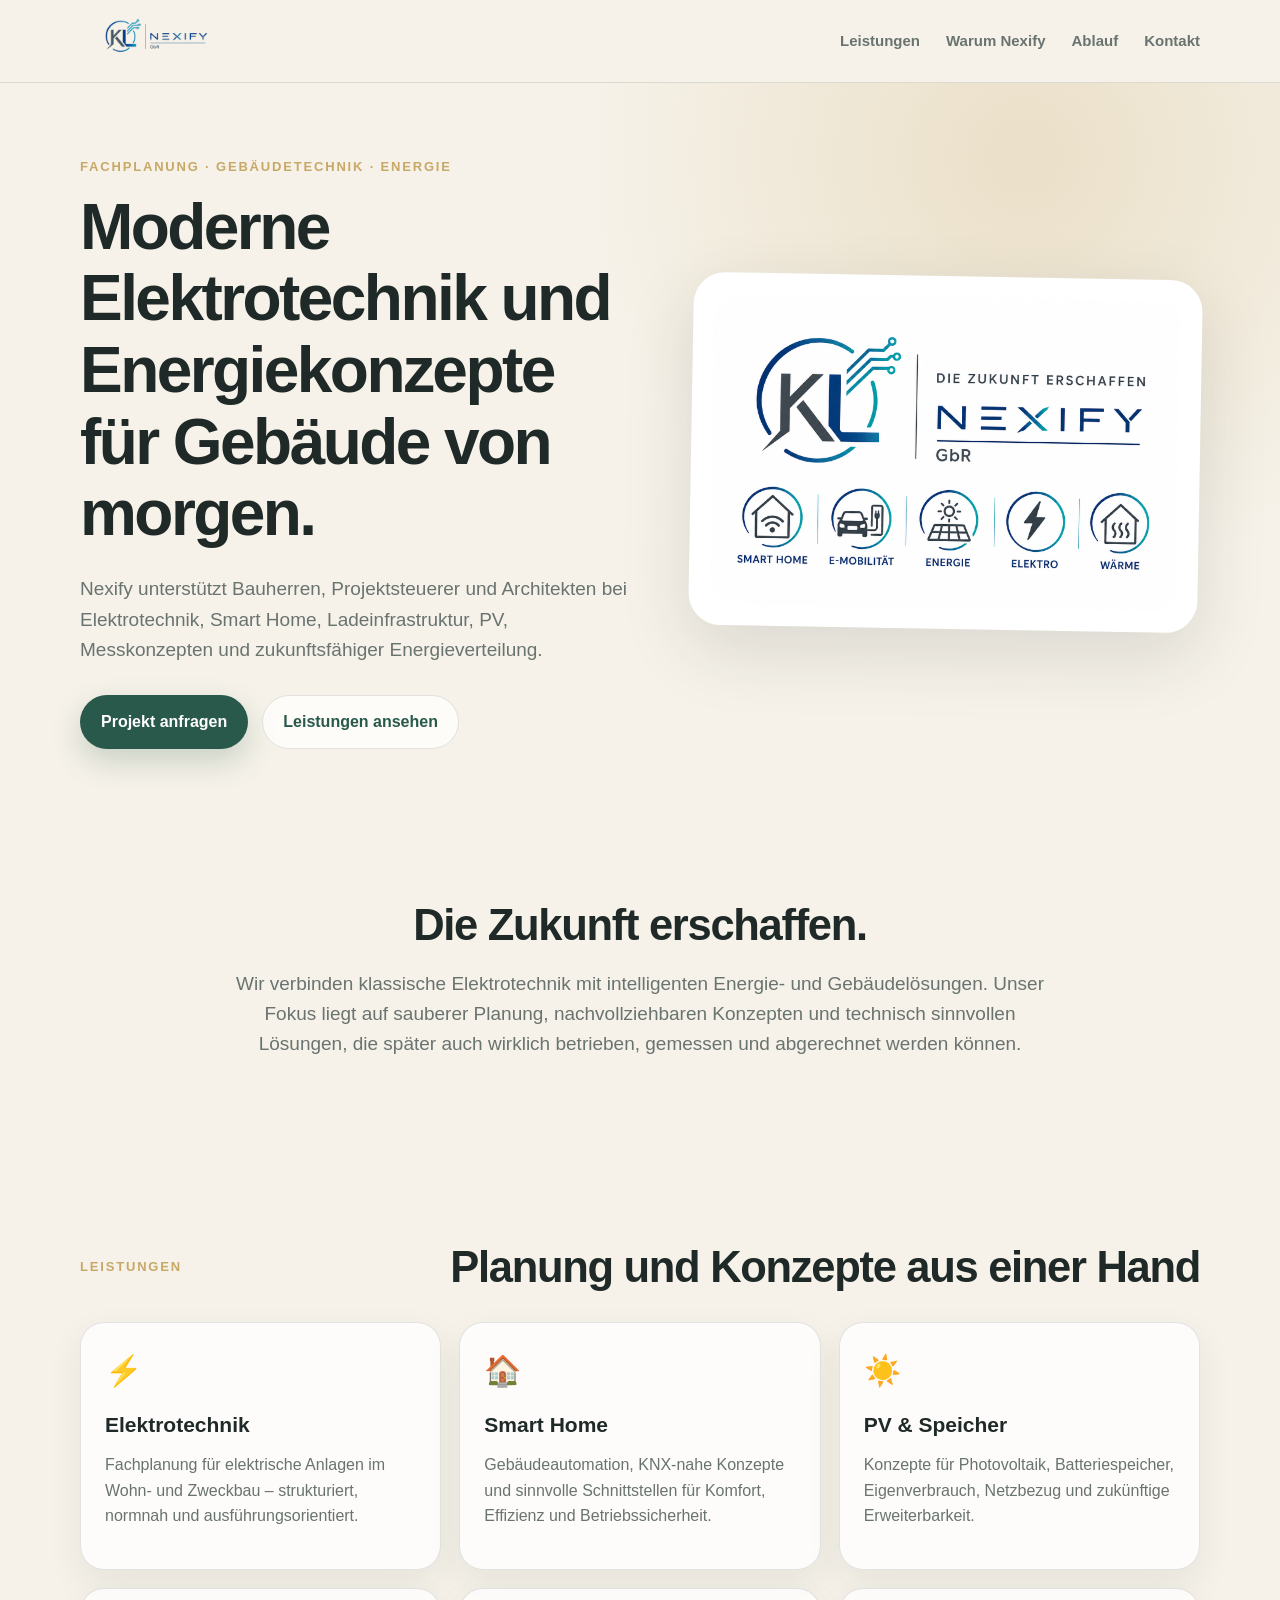
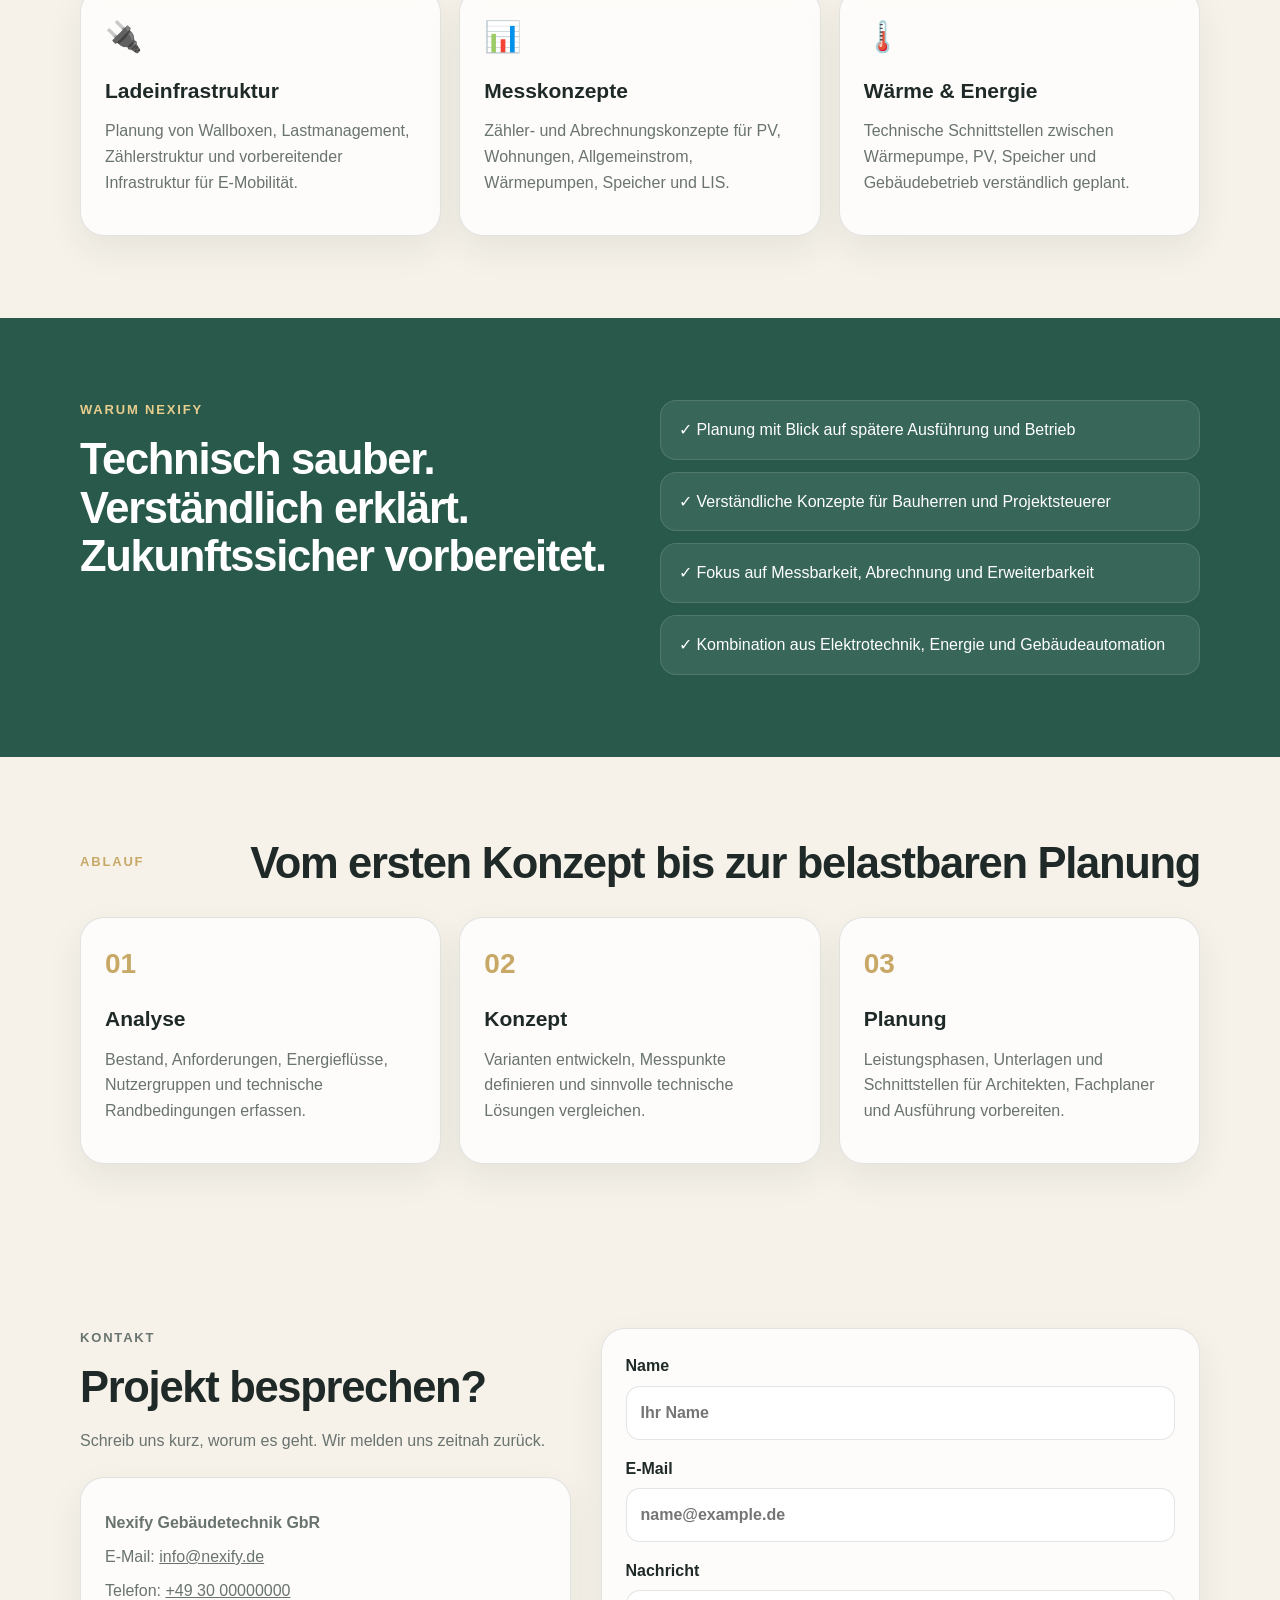
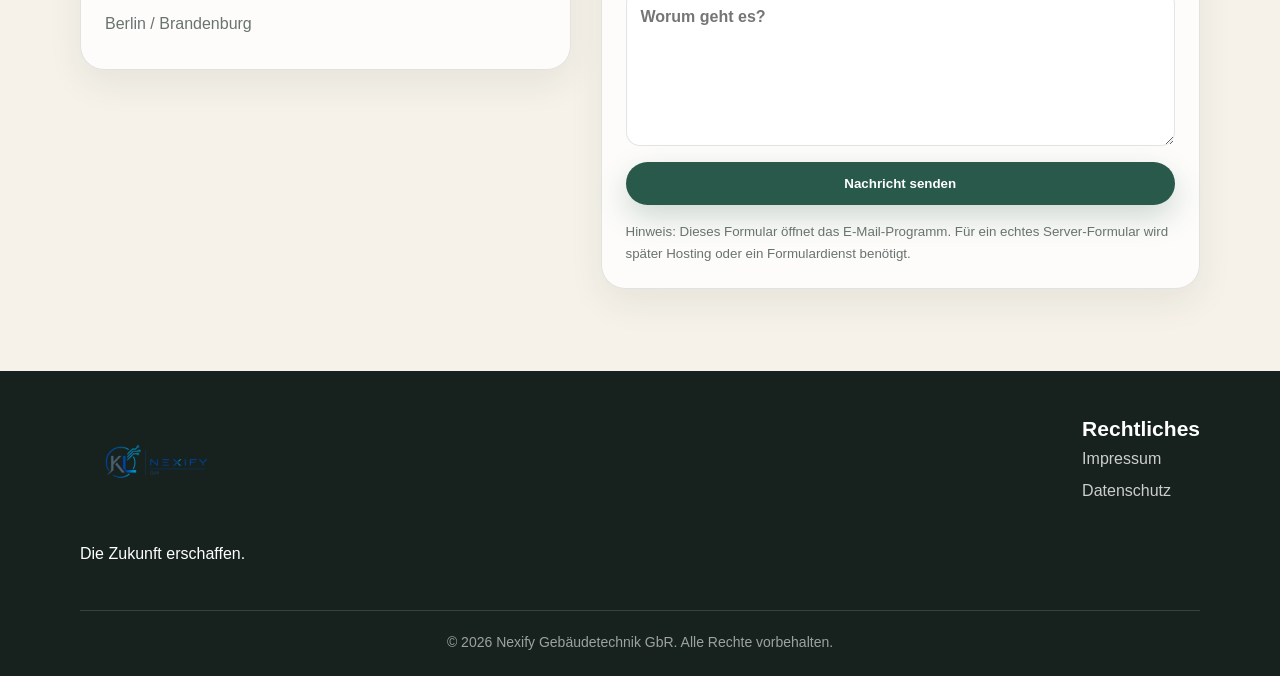
<file: index.html>
<!doctype html>
<html lang="de">
<head>
  <meta charset="utf-8" />
  <meta name="viewport" content="width=device-width, initial-scale=1" />
  <meta name="description" content="Nexify Gebäudetechnik GbR – Fachplanung Elektrotechnik, Smart Home, Ladeinfrastruktur, Erneuerbare Energien, Messkonzepte und Energiekonzepte." />
  <title>Nexify Gebäudetechnik GbR | Die Zukunft erschaffen</title>
  <link rel="icon" href="assets/favicon.png" />
  <link rel="stylesheet" href="style.css" />
</head>
<body>
  <header class="site-header" id="top">
    <nav class="nav container" aria-label="Hauptnavigation">
      <a class="brand" href="#top" aria-label="Nexify Startseite">
        <img src="assets/logo-ohne-hintergrund.png" alt="Nexify Gebäudetechnik Logo" />
      </a>
      <button class="nav-toggle" aria-expanded="false" aria-controls="navMenu">Menü</button>
      <div class="nav-links" id="navMenu">
        <a href="#leistungen">Leistungen</a>
        <a href="#vorteile">Warum Nexify</a>
        <a href="#ablauf">Ablauf</a>
        <a href="#kontakt">Kontakt</a>
      </div>
    </nav>
  </header>

  <main>
    <section class="hero">
      <div class="container hero-grid">
        <div class="hero-content">
          <p class="eyebrow">Fachplanung · Gebäudetechnik · Energie</p>
          <h1>Moderne Elektrotechnik und Energiekonzepte für Gebäude von morgen.</h1>
          <p class="hero-text">Nexify unterstützt Bauherren, Projektsteuerer und Architekten bei Elektrotechnik, Smart Home, Ladeinfrastruktur, PV, Messkonzepten und zukunftsfähiger Energieverteilung.</p>
          <div class="hero-actions">
            <a class="btn primary" href="#kontakt">Projekt anfragen</a>
            <a class="btn secondary" href="#leistungen">Leistungen ansehen</a>
          </div>
        </div>
        <div class="hero-card" aria-label="Nexify Logo">
          <img src="assets/logo-gross.jpg" alt="Nexify Gebäudetechnik – Die Zukunft erschaffen" />
        </div>
      </div>
    </section>

    <section class="section intro">
      <div class="container narrow">
        <h2>Die Zukunft erschaffen.</h2>
        <p>Wir verbinden klassische Elektrotechnik mit intelligenten Energie- und Gebäudelösungen. Unser Fokus liegt auf sauberer Planung, nachvollziehbaren Konzepten und technisch sinnvollen Lösungen, die später auch wirklich betrieben, gemessen und abgerechnet werden können.</p>
      </div>
    </section>

    <section class="section" id="leistungen">
      <div class="container">
        <div class="section-head">
          <p class="eyebrow">Leistungen</p>
          <h2>Planung und Konzepte aus einer Hand</h2>
        </div>
        <div class="cards">
          <article class="card">
            <span class="icon">⚡</span>
            <h3>Elektrotechnik</h3>
            <p>Fachplanung für elektrische Anlagen im Wohn- und Zweckbau – strukturiert, normnah und ausführungsorientiert.</p>
          </article>
          <article class="card">
            <span class="icon">🏠</span>
            <h3>Smart Home</h3>
            <p>Gebäudeautomation, KNX-nahe Konzepte und sinnvolle Schnittstellen für Komfort, Effizienz und Betriebssicherheit.</p>
          </article>
          <article class="card">
            <span class="icon">☀️</span>
            <h3>PV & Speicher</h3>
            <p>Konzepte für Photovoltaik, Batteriespeicher, Eigenverbrauch, Netzbezug und zukünftige Erweiterbarkeit.</p>
          </article>
          <article class="card">
            <span class="icon">🔌</span>
            <h3>Ladeinfrastruktur</h3>
            <p>Planung von Wallboxen, Lastmanagement, Zählerstruktur und vorbereitender Infrastruktur für E-Mobilität.</p>
          </article>
          <article class="card">
            <span class="icon">📊</span>
            <h3>Messkonzepte</h3>
            <p>Zähler- und Abrechnungskonzepte für PV, Wohnungen, Allgemeinstrom, Wärmepumpen, Speicher und LIS.</p>
          </article>
          <article class="card">
            <span class="icon">🌡️</span>
            <h3>Wärme & Energie</h3>
            <p>Technische Schnittstellen zwischen Wärmepumpe, PV, Speicher und Gebäudebetrieb verständlich geplant.</p>
          </article>
        </div>
      </div>
    </section>

    <section class="section dark" id="vorteile">
      <div class="container split">
        <div>
          <p class="eyebrow">Warum Nexify</p>
          <h2>Technisch sauber. Verständlich erklärt. Zukunftssicher vorbereitet.</h2>
        </div>
        <div class="checklist">
          <p>✓ Planung mit Blick auf spätere Ausführung und Betrieb</p>
          <p>✓ Verständliche Konzepte für Bauherren und Projektsteuerer</p>
          <p>✓ Fokus auf Messbarkeit, Abrechnung und Erweiterbarkeit</p>
          <p>✓ Kombination aus Elektrotechnik, Energie und Gebäudeautomation</p>
        </div>
      </div>
    </section>

    <section class="section" id="ablauf">
      <div class="container">
        <div class="section-head">
          <p class="eyebrow">Ablauf</p>
          <h2>Vom ersten Konzept bis zur belastbaren Planung</h2>
        </div>
        <div class="steps">
          <div class="step"><strong>01</strong><h3>Analyse</h3><p>Bestand, Anforderungen, Energieflüsse, Nutzergruppen und technische Randbedingungen erfassen.</p></div>
          <div class="step"><strong>02</strong><h3>Konzept</h3><p>Varianten entwickeln, Messpunkte definieren und sinnvolle technische Lösungen vergleichen.</p></div>
          <div class="step"><strong>03</strong><h3>Planung</h3><p>Leistungsphasen, Unterlagen und Schnittstellen für Architekten, Fachplaner und Ausführung vorbereiten.</p></div>
        </div>
      </div>
    </section>

    <section class="section contact" id="kontakt">
      <div class="container contact-grid">
        <div>
          <p class="eyebrow">Kontakt</p>
          <h2>Projekt besprechen?</h2>
          <p>Schreib uns kurz, worum es geht. Wir melden uns zeitnah zurück.</p>
          <div class="contact-box">
            <p><strong>Nexify Gebäudetechnik GbR</strong></p>
            <p>E-Mail: <a href="mailto:info@nexify.de">info@nexify.de</a></p>
            <p>Telefon: <a href="tel:+493000000000">+49 30 00000000</a></p>
            <p>Berlin / Brandenburg</p>
          </div>
        </div>
        <form class="form" action="mailto:info@nexify.de" method="post" enctype="text/plain">
          <label>Name<input type="text" name="Name" placeholder="Ihr Name" required /></label>
          <label>E-Mail<input type="email" name="E-Mail" placeholder="name@example.de" required /></label>
          <label>Nachricht<textarea name="Nachricht" rows="5" placeholder="Worum geht es?" required></textarea></label>
          <button class="btn primary" type="submit">Nachricht senden</button>
          <small>Hinweis: Dieses Formular öffnet das E-Mail-Programm. Für ein echtes Server-Formular wird später Hosting oder ein Formulardienst benötigt.</small>
        </form>
      </div>
    </section>
  </main>

  <footer class="footer">
    <div class="container footer-grid">
      <div>
        <img src="assets/logo-ohne-hintergrund.png" alt="Nexify Logo" />
        <p>Die Zukunft erschaffen.</p>
      </div>
      <div>
        <h3>Rechtliches</h3>
        <a href="impressum.html">Impressum</a>
        <a href="datenschutz.html">Datenschutz</a>
      </div>
    </div>
    <p class="copy">© <span id="year"></span> Nexify Gebäudetechnik GbR. Alle Rechte vorbehalten.</p>
  </footer>

  <script src="script.js"></script>
</body>
</html>
</file>
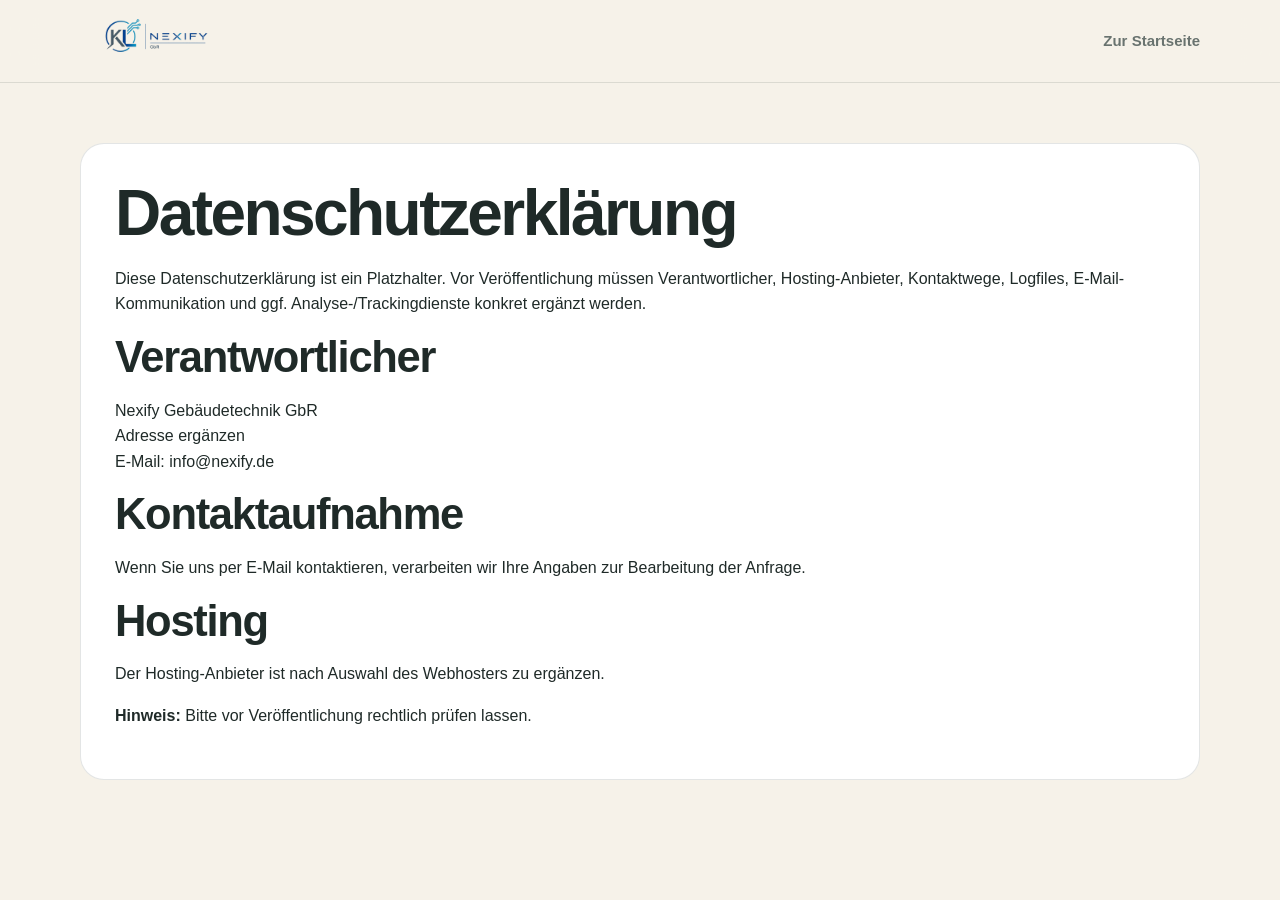
<file: datenschutz.html>
<!doctype html>
<html lang="de" class="legal">
<head><meta charset="utf-8"><meta name="viewport" content="width=device-width, initial-scale=1"><title>Datenschutz | Nexify</title><link rel="stylesheet" href="style.css"></head>
<body>
<header class="site-header"><nav class="nav container"><a class="brand" href="index.html"><img src="assets/logo-ohne-hintergrund.png" alt="Nexify Logo"></a><div class="nav-links open"><a href="index.html">Zur Startseite</a></div></nav></header>
<main><div class="container"><article><h1>Datenschutzerklärung</h1><p>Diese Datenschutzerklärung ist ein Platzhalter. Vor Veröffentlichung müssen Verantwortlicher, Hosting-Anbieter, Kontaktwege, Logfiles, E-Mail-Kommunikation und ggf. Analyse-/Trackingdienste konkret ergänzt werden.</p><h2>Verantwortlicher</h2><p>Nexify Gebäudetechnik GbR<br>Adresse ergänzen<br>E-Mail: info@nexify.de</p><h2>Kontaktaufnahme</h2><p>Wenn Sie uns per E-Mail kontaktieren, verarbeiten wir Ihre Angaben zur Bearbeitung der Anfrage.</p><h2>Hosting</h2><p>Der Hosting-Anbieter ist nach Auswahl des Webhosters zu ergänzen.</p><p><strong>Hinweis:</strong> Bitte vor Veröffentlichung rechtlich prüfen lassen.</p></article></div></main>
</body></html>
</file>
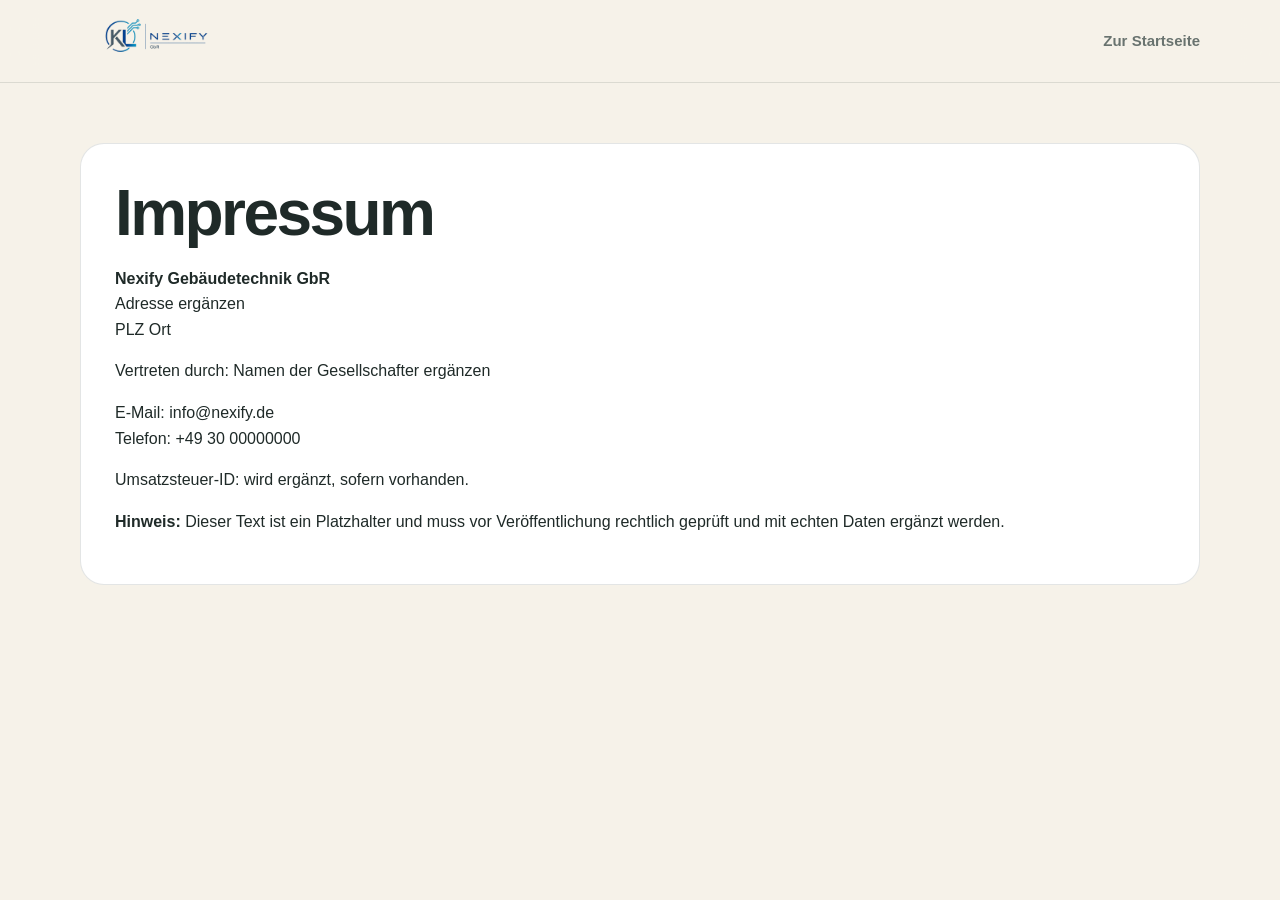
<file: impressum.html>
<!doctype html>
<html lang="de" class="legal">
<head><meta charset="utf-8"><meta name="viewport" content="width=device-width, initial-scale=1"><title>Impressum | Nexify</title><link rel="stylesheet" href="style.css"></head>
<body>
<header class="site-header"><nav class="nav container"><a class="brand" href="index.html"><img src="assets/logo-ohne-hintergrund.png" alt="Nexify Logo"></a><div class="nav-links open"><a href="index.html">Zur Startseite</a></div></nav></header>
<main><div class="container"><article><h1>Impressum</h1><p><strong>Nexify Gebäudetechnik GbR</strong><br>Adresse ergänzen<br>PLZ Ort</p><p>Vertreten durch: Namen der Gesellschafter ergänzen</p><p>E-Mail: info@nexify.de<br>Telefon: +49 30 00000000</p><p>Umsatzsteuer-ID: wird ergänzt, sofern vorhanden.</p><p><strong>Hinweis:</strong> Dieser Text ist ein Platzhalter und muss vor Veröffentlichung rechtlich geprüft und mit echten Daten ergänzt werden.</p></article></div></main>
</body></html>
</file>
<file: style.css>
:root {
  --bg: #f6f2e9;
  --paper: #ffffff;
  --ink: #1f2a28;
  --muted: #69736f;
  --green: #28594b;
  --green-2: #3e7a62;
  --gold: #c8a866;
  --line: rgba(31,42,40,.12);
  --shadow: 0 24px 70px rgba(31,42,40,.13);
  --radius: 24px;
}
* { box-sizing: border-box; }
html { scroll-behavior: smooth; }
body {
  margin: 0;
  font-family: Arial, Helvetica, sans-serif;
  color: var(--ink);
  background: var(--bg);
  line-height: 1.6;
}
a { color: inherit; }
.container { width: min(1120px, calc(100% - 40px)); margin: 0 auto; }
.narrow { width: min(820px, calc(100% - 40px)); }
.site-header {
  position: sticky; top: 0; z-index: 10;
  background: rgba(246,242,233,.92);
  backdrop-filter: blur(16px);
  border-bottom: 1px solid var(--line);
}
.nav { height: 82px; display: flex; align-items: center; justify-content: space-between; gap: 24px; }
.brand img { width: 150px; height: auto; display: block; }
.nav-links { display: flex; gap: 26px; align-items: center; }
.nav-links a { text-decoration: none; color: var(--muted); font-weight: 700; font-size: 15px; }
.nav-links a:hover { color: var(--green); }
.nav-toggle { display: none; border: 1px solid var(--line); background: var(--paper); padding: 10px 14px; border-radius: 999px; font-weight: 700; }
.hero { padding: 74px 0 70px; background: radial-gradient(circle at 80% 10%, rgba(200,168,102,.25), transparent 36%); }
.hero-grid { display: grid; grid-template-columns: 1.05fr .95fr; gap: 48px; align-items: center; }
.eyebrow { color: var(--gold); text-transform: uppercase; letter-spacing: .14em; font-size: 13px; font-weight: 800; margin: 0 0 14px; }
h1, h2, h3 { line-height: 1.12; margin: 0; }
h1 { font-size: clamp(38px, 5vw, 68px); letter-spacing: -.04em; }
h2 { font-size: clamp(30px, 3.4vw, 48px); letter-spacing: -.03em; }
h3 { font-size: 21px; }
.hero-text { font-size: 19px; color: var(--muted); max-width: 650px; margin: 24px 0 30px; }
.hero-actions { display: flex; gap: 14px; flex-wrap: wrap; }
.btn { display: inline-flex; align-items: center; justify-content: center; border-radius: 999px; padding: 13px 20px; text-decoration: none; font-weight: 800; border: 1px solid transparent; cursor: pointer; }
.btn.primary { background: var(--green); color: white; box-shadow: 0 12px 30px rgba(40,89,75,.22); }
.btn.primary:hover { background: var(--green-2); }
.btn.secondary { background: rgba(255,255,255,.72); border-color: var(--line); color: var(--green); }
.hero-card { background: var(--paper); padding: 20px; border-radius: calc(var(--radius) + 8px); box-shadow: var(--shadow); border: 1px solid rgba(255,255,255,.7); transform: rotate(1deg); }
.hero-card img { width: 100%; display: block; border-radius: var(--radius); }
.section { padding: 82px 0; }
.intro { text-align: center; }
.intro p { color: var(--muted); font-size: 19px; }
.section-head { display: flex; align-items: end; justify-content: space-between; gap: 24px; margin-bottom: 30px; }
.cards { display: grid; grid-template-columns: repeat(3, 1fr); gap: 18px; }
.card, .step, .form, .contact-box { background: rgba(255,255,255,.76); border: 1px solid var(--line); border-radius: var(--radius); padding: 24px; box-shadow: 0 14px 36px rgba(31,42,40,.07); }
.card .icon { font-size: 30px; display: inline-block; margin-bottom: 18px; }
.card p, .step p, .contact p { color: var(--muted); }
.dark { background: var(--green); color: white; }
.dark .eyebrow { color: #e8cd8c; }
.split { display: grid; grid-template-columns: 1fr 1fr; gap: 40px; align-items: start; }
.checklist { display: grid; gap: 12px; }
.checklist p { background: rgba(255,255,255,.08); border: 1px solid rgba(255,255,255,.12); padding: 16px 18px; border-radius: 16px; margin: 0; }
.steps { display: grid; grid-template-columns: repeat(3, 1fr); gap: 18px; }
.step strong { display: inline-flex; color: var(--gold); font-size: 28px; margin-bottom: 20px; }
.contact-grid { display: grid; grid-template-columns: .9fr 1.1fr; gap: 30px; align-items: start; }
.contact-box { margin-top: 24px; }
.contact-box p { margin: 8px 0; }
.form { display: grid; gap: 16px; }
.form label { display: grid; gap: 7px; font-weight: 800; }
input, textarea { width: 100%; border: 1px solid var(--line); border-radius: 14px; padding: 13px 14px; font: inherit; background: white; }
textarea { resize: vertical; }
small { color: var(--muted); }
.footer { background: #17221f; color: white; padding: 46px 0 22px; }
.footer-grid { display: flex; justify-content: space-between; gap: 30px; border-bottom: 1px solid rgba(255,255,255,.14); padding-bottom: 28px; }
.footer img { width: 150px; filter: brightness(1.1); }
.footer a { display: block; color: rgba(255,255,255,.78); text-decoration: none; margin: 6px 0; }
.copy { text-align: center; color: rgba(255,255,255,.58); margin: 20px 0 0; font-size: 14px; }
.legal main { padding: 60px 0; }
.legal article { background: white; border-radius: var(--radius); padding: 34px; border: 1px solid var(--line); }
@media (max-width: 860px) {
  .nav-toggle { display: inline-flex; }
  .nav-links { position: absolute; left: 20px; right: 20px; top: 82px; display: none; flex-direction: column; background: white; padding: 18px; border-radius: 20px; box-shadow: var(--shadow); align-items: stretch; }
  .nav-links.open { display: flex; }
  .hero-grid, .split, .contact-grid { grid-template-columns: 1fr; }
  .cards, .steps { grid-template-columns: 1fr; }
  .section-head { display: block; }
  .footer-grid { flex-direction: column; }
}
</file>
